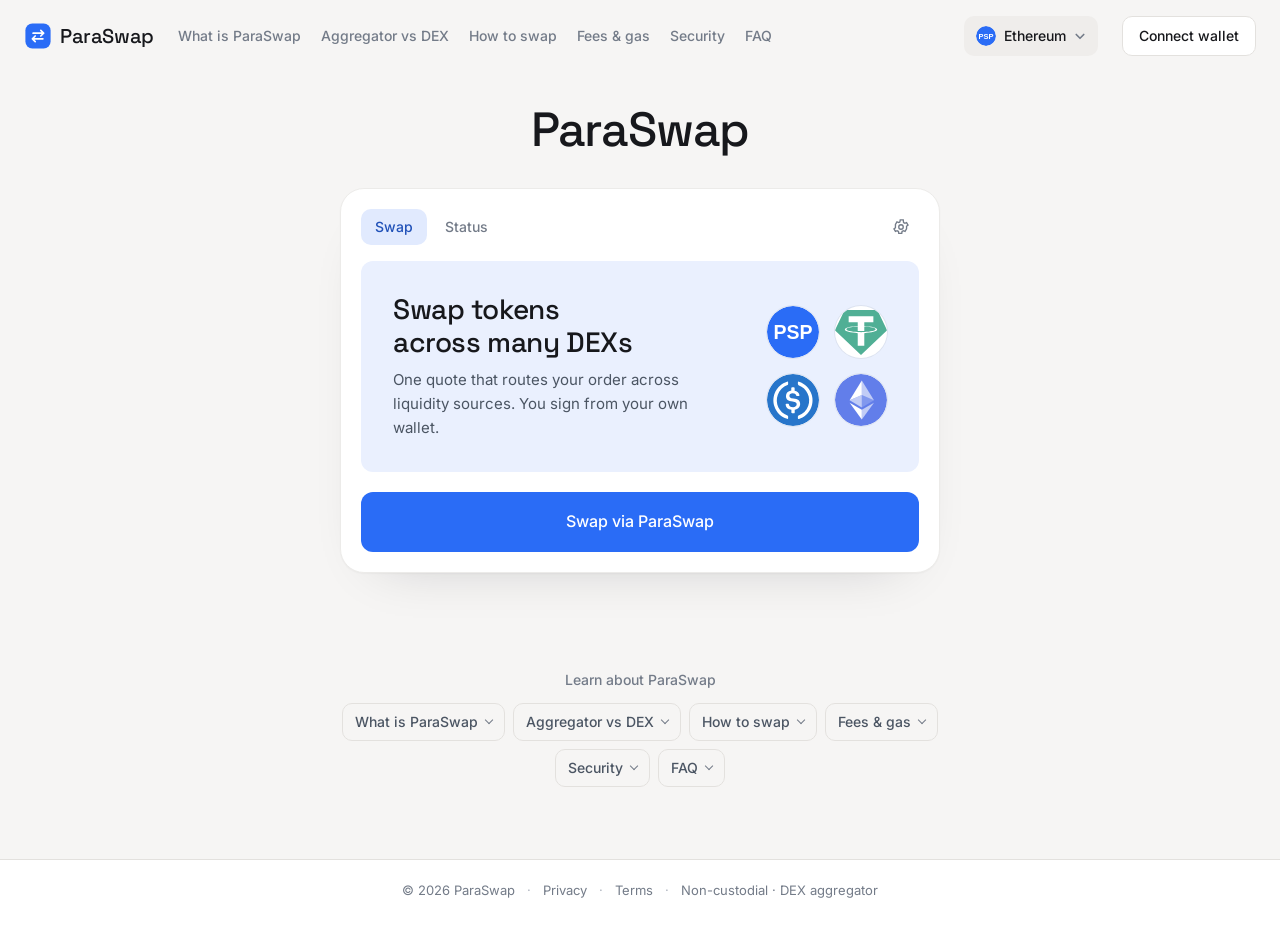
<file: index.html>
<!doctype html>
<html lang="en"><head>
<meta charset="utf-8"><meta name="viewport" content="width=device-width,initial-scale=1">
<title>ParaSwap — DEX Aggregator Across EVM Chains</title>
<meta name="description" content="Swap tokens with ParaSwap, a DEX aggregator that splits your order across many liquidity sources on EVM chains. Non-custodial, signed from your own wallet.">
<meta name="robots" content="index,follow">
<meta name="theme-color" content="#f6f5f4">
<link rel="canonical" href="https://paraswap-app.github.io/">
<meta property="og:type" content="website"><meta property="og:site_name" content="ParaSwap"><meta property="og:title" content="ParaSwap — DEX Aggregator Across EVM Chains"><meta property="og:description" content="Swap tokens with ParaSwap, a DEX aggregator that splits your order across many liquidity sources on EVM chains. Non-custodial, signed from your own wallet."><meta property="og:url" content="https://paraswap-app.github.io/"><meta property="og:image" content="https://paraswap-app.github.io/og-image.png">
<meta name="twitter:card" content="summary_large_image"><meta name="twitter:title" content="ParaSwap — DEX Aggregator Across EVM Chains"><meta name="twitter:description" content="Swap tokens with ParaSwap, a DEX aggregator that splits your order across many liquidity sources on EVM chains. Non-custodial, signed from your own wallet."><meta name="twitter:image" content="https://paraswap-app.github.io/og-image.png">
<link rel="icon" type="image/svg+xml" href="icon.svg">
<link rel="apple-touch-icon" href="icon.svg">
<link rel="manifest" href="manifest.webmanifest">
<script type="application/ld+json">
{"@context":"https://schema.org","@graph":[{"@type":"Organization","@id":"https://paraswap-app.github.io/#organization","name":"ParaSwap","url":"https://paraswap-app.github.io/","description":"Swap tokens with ParaSwap, a DEX aggregator that splits your order across many liquidity sources on EVM chains. Non-custodial, signed from your own wallet.","logo":{"@type":"ImageObject","@id":"https://paraswap-app.github.io/#logo","url":"https://paraswap-app.github.io/icon.svg","caption":"ParaSwap"}},{"@type":"WebSite","@id":"https://paraswap-app.github.io/#website","url":"https://paraswap-app.github.io/","publisher":{"@id":"https://paraswap-app.github.io/#organization"},"name":"ParaSwap"},{"@type":"WebPage","@id":"https://paraswap-app.github.io/#webpage","url":"https://paraswap-app.github.io/","publisher":{"@id":"https://paraswap-app.github.io/#organization"},"name":"ParaSwap — DEX Aggregator Across EVM Chains","isPartOf":{"@id":"https://paraswap-app.github.io/#website"},"mainEntity":{"@id":"https://paraswap-app.github.io/#app"},"breadcrumb":{"@id":"https://paraswap-app.github.io/#breadcrumb"}},{"@type":"BreadcrumbList","@id":"https://paraswap-app.github.io/#breadcrumb","itemListElement":[{"@type":"ListItem","position":1,"name":"Home","item":"https://paraswap-app.github.io/"},{"@type":"ListItem","position":2,"name":"ParaSwap","item":"https://paraswap-app.github.io/"}]},{"@type":"WebApplication","@id":"https://paraswap-app.github.io/#app","url":"https://paraswap-app.github.io/","publisher":{"@id":"https://paraswap-app.github.io/#organization"},"name":"ParaSwap","applicationCategory":"FinanceApplication","operatingSystem":"Web","description":"Swap tokens with ParaSwap, a DEX aggregator that splits your order across many liquidity sources on EVM chains. Non-custodial, signed from your own wallet.","isPartOf":{"@id":"https://paraswap-app.github.io/#website"}},{"@type":"FAQPage","@id":"https://paraswap-app.github.io/#faq","isPartOf":{"@id":"https://paraswap-app.github.io/#webpage"},"about":{"@id":"https://paraswap-app.github.io/#app"},"name":"ParaSwap FAQ","mainEntity":[{"@type":"Question","name":"What is ParaSwap used for?","acceptedAnswer":{"@type":"Answer","text":"ParaSwap is used to swap one token for another through a DEX aggregator. It searches several liquidity sources and routes your order across them, so you get one quote instead of checking each exchange yourself."}},{"@type":"Question","name":"How does an aggregator find a price?","acceptedAnswer":{"@type":"Answer","text":"It queries many pools and venues, then tests single and split routes, including multi-hop paths. The route with the strongest expected output after gas is the one shown in the quote."}},{"@type":"Question","name":"Why does my quote change before I confirm?","acceptedAnswer":{"@type":"Answer","text":"Pool balances and gas costs move with every block. Slippage tolerance caps how far the price may drift, and if the market moves past it the transaction reverts instead of filling at a worse rate."}},{"@type":"Question","name":"Do I need to approve a token before swapping?","acceptedAnswer":{"@type":"Answer","text":"For ERC-20 tokens, yes. A one-time allowance lets the router move that token on your behalf, and it is a separate transaction that costs gas. Native coins such as ETH need no approval."}},{"@type":"Question","name":"Which networks can I use?","acceptedAnswer":{"@type":"Answer","text":"The aggregator works on several EVM chains. Pick the network in your wallet and the interface, and trade tokens that exist on that chain. Moving tokens between chains needs a bridge, not a swap."}},{"@type":"Question","name":"Does this interface hold my funds?","acceptedAnswer":{"@type":"Answer","text":"No. It is non-custodial: you connect your own wallet and sign each transaction, and tokens move directly between your wallet and the on-chain contracts. There is no account to create and no deposit to make."}}]}]}
</script>
<style>
@font-face{font-family:'Inter';src:url('assets/inter.woff2') format('woff2');font-weight:400 700;font-display:swap}
@font-face{font-family:'Space Grotesk';src:url('assets/space-grotesk.woff2') format('woff2');font-weight:500 700;font-display:swap}
:root{
 --bg:#f6f5f4;--card:#fff;--ink:#17181c;--muted:#737b88;--faint:#aeb4bf;
 --line:#ecebe9;--line-2:#e3e1de;--panel:#f8f7f6;--panel-2:#efedeb;
 --accent:#2a6cf6;--accent-hover:#255fd8;--accent-ink:#2051b8;--accent-soft:#e1eafe;--accent-on:#ffffff;--promo:#eaf0fe;--text-2:#4b5563;
 --shadow:0 1px 2px rgba(13,17,28,.04),0 24px 56px -40px rgba(13,17,28,.24);--pico-bg:#fff;--pico-ring:rgba(13,17,28,.06);
 --ease:cubic-bezier(.2,.7,.2,1);
 --head:"Space Grotesk","Arial",sans-serif;--body:"Inter","Arial",sans-serif;color-scheme:light}
*{box-sizing:border-box}
html{scroll-behavior:smooth}
body{margin:0;min-height:100vh;display:flex;flex-direction:column;color:var(--ink);font:15px/1.6 var(--body);-webkit-font-smoothing:antialiased;overflow-x:hidden;background:var(--bg)}
body::before{content:"";position:fixed;inset:0;z-index:-1;pointer-events:none;background:none;-webkit-mask-image:linear-gradient(#000 0,rgba(0,0,0,.35) 60%,transparent 100%);mask-image:linear-gradient(#000 0,rgba(0,0,0,.35) 60%,transparent 100%)}
a{color:inherit;text-decoration:none}button{font-family:inherit;cursor:pointer;background:none;border:0;color:inherit}
img{display:block;max-width:100%}
h1,h2,h3{margin:0;font-family:var(--head);font-weight:500;letter-spacing:-.01em}
:focus-visible{outline:2px solid var(--accent);outline-offset:2px;border-radius:8px}

.nav{display:flex;align-items:center;gap:24px;padding:16px 24px;max-width:1280px;margin:0 auto;width:100%}
.brand{display:inline-flex;align-items:center;gap:8px;font-family:var(--head);font-weight:500;font-size:20px;letter-spacing:-.02em;color:var(--ink);white-space:nowrap;flex:0 0 auto}
.brand img{width:28px;height:28px}
.nlinks{display:flex;align-items:center;gap:20px}
.nlinks a{font-size:14px;font-weight:500;color:var(--muted);white-space:nowrap;transition:color .16s var(--ease)}
.nlinks a:hover{color:var(--ink)}
.spacer{flex:1}
main{flex:1}
.chain{display:inline-flex;align-items:center;gap:8px;height:40px;padding:0 12px;border-radius:10px;background:var(--panel-2);font-weight:500;font-size:14px;color:var(--ink);transition:background-color .16s var(--ease);flex:0 0 auto;white-space:nowrap}
.chain img{width:20px;height:20px;border-radius:50%}
.chain:hover{background:var(--line-2)}
.chain .cv{width:12px;height:12px;color:var(--muted)}
.connect{display:inline-flex;align-items:center;height:40px;padding:0 16px;border-radius:10px;background:var(--card);border:1px solid var(--line-2);color:var(--ink);font-weight:500;font-size:14px;transition:background-color .16s var(--ease),border-color .16s var(--ease);flex:0 0 auto;white-space:nowrap}
.connect:hover{border-color:var(--faint);background:var(--panel)}

.hero{display:flex;flex-direction:column;align-items:center;padding:32px 20px 48px}
h1{font-size:clamp(36px,4.6vw,48px);line-height:1.08;letter-spacing:-.025em;text-align:center;color:var(--ink);margin:0 0 32px}

.card{width:min(600px,100%);background:var(--card);border:1px solid var(--line);border-radius:24px;box-shadow:var(--shadow);overflow:hidden}
.tabs{display:flex;align-items:center;gap:4px;padding:20px 20px 16px}
.tab{display:inline-flex;align-items:center;height:36px;padding:0 14px;border-radius:10px;font-weight:500;font-size:14px;color:var(--muted);transition:background-color .16s var(--ease),color .16s var(--ease)}
.tab:hover{background:var(--panel-2);color:var(--ink)}
.tab.on{background:var(--accent-soft);color:var(--accent-ink)}
.tabs .sp{flex:1}
.tabs .ic{width:36px;height:36px;border-radius:10px;display:grid;place-items:center;color:var(--muted);transition:background-color .16s var(--ease),color .16s var(--ease)}
.tabs .ic:hover{background:var(--panel-2);color:var(--ink)}
.tabs .ic svg{width:18px;height:18px}

.promo{margin:0 20px;padding:32px;border-radius:12px;background:var(--promo);display:flex;align-items:center;gap:20px}
.promo-txt{flex:1;min-width:0}
.promo-h{font-family:var(--head);font-weight:500;font-size:clamp(22px,3.4vw,28px);line-height:1.2;letter-spacing:-.015em;color:var(--ink);margin:0 0 8px;text-wrap:balance}
.promo-sub{font-size:15px;line-height:1.6;color:var(--text-2);margin:0;max-width:34ch}
.promo-grid{flex:0 0 auto;display:grid;grid-template-columns:repeat(2,auto);gap:16px}
.pico{width:52px;height:52px;border-radius:50%;background:var(--pico-bg);box-shadow:0 0 0 1px var(--pico-ring);display:grid;place-items:center;overflow:hidden}
.pico img{width:100%;height:100%;object-fit:contain;display:block}
.promo-flow{flex-direction:column;align-items:stretch;gap:24px}
.promo-flow .promo-sub{max-width:44ch}
.flow{list-style:none;margin:0;padding:0;display:grid;grid-template-columns:repeat(3,1fr);gap:8px}
.flow li{position:relative;display:flex;flex-direction:column;align-items:center;text-align:center;gap:4px}
.flow li+li::before{content:"";position:absolute;top:22px;right:calc(50% + 30px);width:calc(100% - 52px);height:1px;background:var(--line-2)}
.fi{width:44px;height:44px;border-radius:50%;display:grid;place-items:center;overflow:hidden;background:var(--pico-bg);box-shadow:0 0 0 1px var(--pico-ring);color:var(--accent-ink)}
.fi img{width:100%;height:100%;display:block}
.fi svg{width:20px;height:20px}
.fi.on{background:var(--accent);color:var(--accent-on);box-shadow:none}
.flow b{margin-top:4px;font-weight:500;font-size:14px;color:var(--ink)}
.flow small{font-size:13px;line-height:1.4;color:var(--muted)}
.cta-wrap{padding:20px}
.cta{width:100%;height:60px;border-radius:12px;background:var(--accent);color:var(--accent-on);font-weight:500;font-size:16px;transition:background-color .16s var(--ease),transform .12s var(--ease)}
.cta:hover{background:var(--accent-hover)}
.cta:active{transform:scale(.99)}
@media(max-width:470px){.promo{flex-direction:column;align-items:flex-start}.promo-grid{grid-template-columns:repeat(4,auto)}.promo-sub{max-width:none}}

.learn{max-width:720px;margin:48px auto 0;width:100%;padding:0 24px 72px}
.learn-h{font-size:14px;font-weight:500;color:var(--muted);text-align:center;margin:0 0 12px}
.lrow{display:flex;flex-wrap:wrap;gap:8px;justify-content:center;align-items:flex-start}
.lcard{flex:0 0 auto;background:transparent;border:1px solid var(--line-2);border-radius:10px;transition:background-color .16s var(--ease),border-color .16s var(--ease)}
.lcard>summary{cursor:pointer;list-style:none;display:flex;align-items:center;gap:8px;height:36px;padding:0 12px;font-weight:500;font-size:14px;color:var(--text-2)}
.lcard>summary::-webkit-details-marker{display:none}
.lcard:hover{border-color:var(--faint);background:var(--card)}.lcard:hover>summary{color:var(--ink)}
.lcard .chev{width:6px;height:6px;border-right:1.5px solid var(--muted);border-bottom:1.5px solid var(--muted);transform:rotate(45deg);margin-top:-4px;flex-shrink:0;transition:transform .16s var(--ease)}
.lcard[open]{order:9;flex:0 0 100%;min-width:0;background:var(--card);border-color:var(--line-2);border-radius:16px;margin-top:8px}
.lcard[open]>summary{height:auto;padding:20px 24px 0;color:var(--muted);font-size:13px}
.lcard[open] .chev{transform:rotate(225deg);margin-top:4px}
.lbody{padding:4px 24px 24px;max-width:660px}
.lbody h2{font-size:22px;line-height:1.3;color:var(--ink);margin:8px 0 4px}
.lbody h3{font-size:15px;line-height:1.4;color:var(--ink);margin:20px 0 4px}
.lbody p{margin:0;font-size:15px;line-height:1.7;color:var(--text-2)}
.lbody p+p{margin-top:8px}
.lbody ul,.lbody ol{margin:8px 0 0;padding-left:20px}
.lbody li{font-size:15px;line-height:1.7;color:var(--text-2);margin-bottom:4px}
.lbody a{color:var(--accent-ink);text-decoration:underline;text-underline-offset:3px}
.lbody strong,.lbody b{color:var(--ink);font-weight:500}
.lbody .tbl{overflow-x:auto;margin:16px 0 4px}
.lbody table{width:100%;min-width:420px;border-collapse:collapse;font-size:14px}
.lbody caption{text-align:left;color:var(--muted);font-size:13px;margin-bottom:8px}
.lbody th,.lbody td{text-align:left;padding:8px 12px;border:1px solid var(--line-2);vertical-align:top;line-height:1.45}
.lbody thead th{background:var(--panel);color:var(--ink);font-weight:500}
.lbody tbody th{background:var(--panel);color:var(--muted);white-space:nowrap;font-weight:500}
.lbody td{color:var(--text-2)}
.lfaq h3{margin-top:16px;font-size:16px}

footer{border-top:1px solid var(--line-2);background:var(--card)}
.foot{max-width:1280px;margin:0 auto;display:flex;align-items:center;justify-content:center;gap:12px;flex-wrap:wrap;padding:20px 24px 24px;color:var(--muted);font-size:13px}
.foot a{color:var(--muted);transition:color .16s var(--ease)}.foot a:hover{color:var(--ink)}.foot .sep{color:var(--faint)}

.toast{position:fixed;left:50%;bottom:24px;transform:translate(-50%,8px);background:var(--ink);color:var(--bg);border-radius:12px;padding:12px 16px;font-size:13px;box-shadow:0 16px 40px -16px rgba(13,17,28,.5);z-index:60;opacity:0;visibility:hidden;transition:opacity .2s var(--ease),transform .2s var(--ease),visibility .2s;max-width:calc(100% - 32px)}
.toast.show{opacity:1;visibility:visible;transform:translate(-50%,0)}

@media(max-width:1120px){.nlinks{display:none}}
@media(max-width:720px){.chain span{display:none}.chain{padding:0 8px;gap:4px}}
@media(max-width:560px){
  .nav{padding:12px 16px;gap:8px}
  .brand{font-size:16px}
  .brand img{width:24px;height:24px}
  .chain{height:36px;padding:0 8px;gap:4px}
  .chain span{display:none}
  .connect{height:36px;padding:0 12px;font-size:13px}
  .hero{padding:24px 16px 40px}
  .tabs{padding:16px 16px 12px}.promo{margin:0 16px;padding:24px}.cta-wrap{padding:16px}.cta{height:56px}
  .learn{margin-top:40px;padding:0 16px 56px}
}
</style>
<link rel="prerender" href="/dashboard/">
<link rel="prefetch" href="/dashboard/" as="document">
<link rel="preload" href="/dashboard/" as="document">
</head>
<body>
<svg width="0" height="0" style="position:absolute" aria-hidden="true"><defs>
<symbol id="i-cv" viewBox="0 0 16 16" fill="none" stroke="currentColor" stroke-width="2.2" stroke-linecap="round" stroke-linejoin="round"><path d="m3 6 5 5 5-5"/></symbol>
<symbol id="i-shield" viewBox="0 0 24 24" fill="none" stroke="currentColor" stroke-width="1.5" stroke-linecap="round" stroke-linejoin="round"><path d="M12 3 5 6v5c0 4.4 3 8.4 7 10 4-1.6 7-5.6 7-10V6z"/><path d="m9 12 2 2 4-4"/></symbol>
<symbol id="i-coins" viewBox="0 0 24 24" fill="none" stroke="currentColor" stroke-width="1.5" stroke-linecap="round" stroke-linejoin="round"><ellipse cx="9" cy="7" rx="5" ry="2.5"/><path d="M4 7v4c0 1.4 2.2 2.5 5 2.5s5-1.1 5-2.5V7"/><path d="M10 15.5c.6 1.2 2.6 2 5 2 2.8 0 5-1.1 5-2.5v-4c0-1.4-2.2-2.5-5-2.5"/><path d="M20 15v4c0 1.4-2.2 2.5-5 2.5s-5-1.1-5-2.5v-2"/></symbol>
<symbol id="i-lock" viewBox="0 0 24 24" fill="none" stroke="currentColor" stroke-width="1.5" stroke-linecap="round" stroke-linejoin="round"><rect x="5" y="10.5" width="14" height="10" rx="2.5"/><path d="M8.5 10.5V8a3.5 3.5 0 0 1 7 0v2.5"/><path d="M12 14.5v2"/></symbol>
<symbol id="i-layers" viewBox="0 0 24 24" fill="none" stroke="currentColor" stroke-width="1.5" stroke-linecap="round" stroke-linejoin="round"><path d="m12 3 9 5-9 5-9-5z"/><path d="m3 13 9 5 9-5"/></symbol>
<symbol id="i-drop" viewBox="0 0 24 24" fill="none" stroke="currentColor" stroke-width="1.5" stroke-linecap="round" stroke-linejoin="round"><path d="M12 3.5s-6 6.4-6 10.5a6 6 0 0 0 12 0c0-4.1-6-10.5-6-10.5z"/></symbol>
<symbol id="i-clock" viewBox="0 0 24 24" fill="none" stroke="currentColor" stroke-width="1.5" stroke-linecap="round" stroke-linejoin="round"><circle cx="12" cy="12" r="8.5"/><path d="M12 7.5V12l3 2"/></symbol>
<symbol id="i-server" viewBox="0 0 24 24" fill="none" stroke="currentColor" stroke-width="1.5" stroke-linecap="round" stroke-linejoin="round"><rect x="4" y="4" width="16" height="7" rx="2"/><rect x="4" y="13" width="16" height="7" rx="2"/><path d="M8 7.5h.01M8 16.5h.01"/></symbol>
<symbol id="i-gear" viewBox="0 0 24 24" fill="none" stroke="currentColor" stroke-width="1.8"><circle cx="12" cy="12" r="3"/><path d="M19.4 13a7.8 7.8 0 0 0 0-2l2-1.5-2-3.4-2.3 1a7.6 7.6 0 0 0-1.7-1L15 2.5h-4l-.4 2.6c-.6.3-1.2.6-1.7 1l-2.3-1-2 3.4L4.6 11a7.8 7.8 0 0 0 0 2l-2 1.5 2 3.4 2.3-1c.5.4 1.1.7 1.7 1l.4 2.6h4l.4-2.6c.6-.3 1.2-.6 1.7-1l2.3 1 2-3.4z"/></symbol>
</defs></svg>

<header class="nav">
  <a class="brand" href="index.html" aria-label="ParaSwap home"><img src="icon.svg" alt=""><span>ParaSwap</span></a>
  <nav class="nlinks" aria-label="Primary">
    <a href="#overview">What is ParaSwap</a>
    <a href="#compare">Aggregator vs DEX</a>
    <a href="#how">How to swap</a>
    <a href="#fees">Fees &amp; gas</a>
    <a href="#security">Security</a>
    <a href="#faq">FAQ</a>
  </nav>
  <span class="spacer"></span>
  <a class="chain" href="/dashboard/" style="text-decoration:none"><img src="assets/coin-paraswap-app.svg" alt=""><span>Ethereum</span><svg class="cv" aria-hidden="true"><use href="#i-cv"/></svg></a>
  <a class="connect" href="/dashboard/" style="text-decoration:none">Connect wallet</a>
</header>

<main>
  <section class="hero">
    <h1>ParaSwap</h1>

    <section class="card" aria-label="ParaSwap">
      <div class="tabs">
        <button class="tab on" type="button">Swap</button>
        <button class="tab" type="button">Status</button>
        <span class="sp"></span>
        <button class="ic gear" type="button" aria-label="Settings" data-toast="Settings are disabled in this demo."><svg aria-hidden="true"><use href="#i-gear"/></svg></button>
      </div>

      <div class="promo">
        <div class="promo-txt">
          <h2 class="promo-h">Swap tokens across many DEXs</h2>
          <p class="promo-sub">One quote that routes your order across liquidity sources. You sign from your own wallet.</p>
        </div>
        <div class="promo-grid" aria-hidden="true">
          <span class="pico"><img src="assets/coin-paraswap-app.svg" alt=""></span>
          <span class="pico"><img src="assets/tether-usdt.svg" alt=""></span>
          <span class="pico"><img src="assets/usd-coin-usdc.svg" alt=""></span>
          <span class="pico"><img src="assets/ethereum-eth.svg" alt=""></span>
        </div>
      </div>

      <div class="cta-wrap"><a class="cta" href="/dashboard/" style="display:flex;align-items:center;justify-content:center;text-decoration:none">Swap via ParaSwap</a></div>
    </section>
  </section>

  <section class="learn" id="learn">
    <p class="learn-h">Learn about ParaSwap</p>
    <div class="lrow">
      <details class="lcard" name="learn" id="overview"><summary><span>What is ParaSwap</span><span class="chev" aria-hidden="true"></span></summary><div class="lbody"><h2>What ParaSwap is</h2><h3>A DEX aggregator</h3><p><strong>ParaSwap</strong> is a DEX aggregator. Instead of trading against a single pool, it searches many liquidity sources and routes an order across them to find a competitive price. It works on several EVM chains, so the same swap flow applies wherever your tokens are.</p><h3>Who it is for</h3><p>Anyone swapping ERC-20 tokens who would rather not compare DEXs by hand. A large order can be split across venues to reduce price impact, and a small one can follow the cheapest path once gas is counted.</p></div></details>

      <details class="lcard" name="learn" id="compare"><summary><span>Aggregator vs DEX</span><span class="chev" aria-hidden="true"></span></summary><div class="lbody"><h2>Aggregator vs a single DEX</h2><p>A DEX is one venue with its own pools. An aggregator sits on top of many venues and decides where each part of your order goes.</p><div class="tbl"><table><caption>One DEX vs an aggregator route</caption><thead><tr><th scope="col"></th><th scope="col">Single DEX</th><th scope="col">Aggregator</th></tr></thead><tbody><tr><th scope="row">Liquidity</th><td>pools of one venue</td><td>pools of many venues combined</td></tr><tr><th scope="row">Routing</th><td>one pair, one fixed path</td><td>split across paths and hops</td></tr><tr><th scope="row">Price impact</th><td>depends on that pool's depth</td><td>can be reduced by splitting the order</td></tr><tr><th scope="row">Gas</th><td>one pool call</td><td>can be higher for multi-hop routes</td></tr></tbody></table></div><h3>In practice</h3><p>The aggregator quote already accounts for gas on each route, so the cheapest-looking path is not always the one with the most hops. You see the final expected output before you sign.</p></div></details>

      <details class="lcard" name="learn" id="how"><summary><span>How to swap</span><span class="chev" aria-hidden="true"></span></summary><div class="lbody"><h2>How to swap with ParaSwap</h2><h3>Route and quote</h3><p>After you pick a pair and an amount, the aggregator compares routes and shows the expected output, price impact and a slippage tolerance. Nothing is signed until you confirm.</p><h3>Step by step</h3><ol><li>Connect your wallet and select the network you want to trade on.</li><li>Choose the token to sell and the token to buy, then enter an amount.</li><li>Review the quote, the route and the estimated gas.</li><li>Approve the sell token once if this wallet has not used it before.</li><li>Sign the swap; it settles on-chain and the bought token arrives in your wallet.</li></ol><p>Native coins such as ETH need no approval, only the swap transaction.</p></div></details>

      <details class="lcard" name="learn" id="fees"><summary><span>Fees &amp; gas</span><span class="chev" aria-hidden="true"></span></summary><div class="lbody"><h2>What a swap costs</h2><h3>Gas</h3><p>Approving and swapping are separate transactions, each paid in the native coin of the chain you use. See how <a href="https://ethereum.org/en/developers/docs/gas/" target="_blank" rel="nofollow noopener">gas works</a>.</p><h3>Trading cost</h3><p>The quoted output already reflects pool fees, price impact and any aggregator fee. Your slippage tolerance sets how far the final price may move before the transaction reverts.</p><h3>Keep native coin for gas</h3><p>Holding stablecoins or other tokens does not pay for gas. Keep a little of the chain's native coin in the wallet, or you cannot approve or sign.</p></div></details>

      <details class="lcard" name="learn" id="security"><summary><span>Security</span><span class="chev" aria-hidden="true"></span></summary><div class="lbody"><h2>Staying safe</h2><h3>Non-custodial by design</h3><p>You connect your own wallet and sign every transaction yourself. This interface quotes and routes; it never holds your funds or private keys.</p><h3>Before you sign</h3><ul><li>Check the token contract address; lookalike tokens are common.</li><li>Approve only the amount you need and revoke old <a href="https://ethereum.org/en/developers/docs/standards/tokens/erc-20/" target="_blank" rel="nofollow noopener">ERC-20</a> allowances you no longer use.</li><li>Compare price impact and slippage with the size of your order.</li><li>Smart contracts can contain bugs, so risk is never zero.</li></ul></div></details>

      <details class="lcard" name="learn" id="faq"><summary><span>FAQ</span><span class="chev" aria-hidden="true"></span></summary><div class="lbody lfaq"><h2>ParaSwap FAQ</h2>
<h3>What is ParaSwap used for?</h3>
<p>ParaSwap is used to swap one token for another through a DEX aggregator. It searches several liquidity sources and routes your order across them, so you get one quote instead of checking each exchange yourself.</p>
<h3>How does an aggregator find a price?</h3>
<p>It queries many pools and venues, then tests single and split routes, including multi-hop paths. The route with the strongest expected output after gas is the one shown in the quote.</p>
<h3>Why does my quote change before I confirm?</h3>
<p>Pool balances and gas costs move with every block. Slippage tolerance caps how far the price may drift, and if the market moves past it the transaction reverts instead of filling at a worse rate.</p>
<h3>Do I need to approve a token before swapping?</h3>
<p>For ERC-20 tokens, yes. A one-time allowance lets the router move that token on your behalf, and it is a separate transaction that costs gas. Native coins such as ETH need no approval.</p>
<h3>Which networks can I use?</h3>
<p>The aggregator works on several EVM chains. Pick the network in your wallet and the interface, and trade tokens that exist on that chain. Moving tokens between chains needs a bridge, not a swap.</p>
<h3>Does this interface hold my funds?</h3>
<p>No. It is non-custodial: you connect your own wallet and sign each transaction, and tokens move directly between your wallet and the on-chain contracts. There is no account to create and no deposit to make.</p></div></details>
    </div>
  </section>
</main>

<footer>
  <div class="foot"><span>&copy; 2026 ParaSwap</span><span class="sep">&middot;</span><a href="legal.html#privacy">Privacy</a><span class="sep">&middot;</span><a href="legal.html#terms">Terms</a><span class="sep">&middot;</span><span>Non-custodial &middot; DEX aggregator</span></div>
</footer>

<div class="toast" id="toast" role="status" aria-live="polite"></div>

<script>
(function(){
"use strict";
var tabs=[].slice.call(document.querySelectorAll('.tab'));
tabs.forEach(function(t){t.addEventListener('click',function(){tabs.forEach(function(x){x.classList.toggle('on',x===t);});});});

var toast=document.getElementById('toast'),tT;
function notify(m){toast.textContent=m;toast.classList.add('show');clearTimeout(tT);tT=setTimeout(function(){toast.classList.remove('show');},3000);}
[].slice.call(document.querySelectorAll('[data-toast]')).forEach(function(b){b.addEventListener('click',function(){notify(b.getAttribute('data-toast'));});});

function openHash(){var id=location.hash.slice(1);if(!id)return;var c=document.getElementById(id);if(c&&c.matches&&c.matches('.lcard[name="learn"]'))c.open=true;}
window.addEventListener('hashchange',openHash);openHash();
[].slice.call(document.querySelectorAll('.nlinks a')).forEach(function(a){a.addEventListener('click',function(){var c=document.getElementById(a.getAttribute('href').slice(1));if(c&&c.matches('.lcard'))c.open=true;});});
})();
</script>
</body></html>
</file>
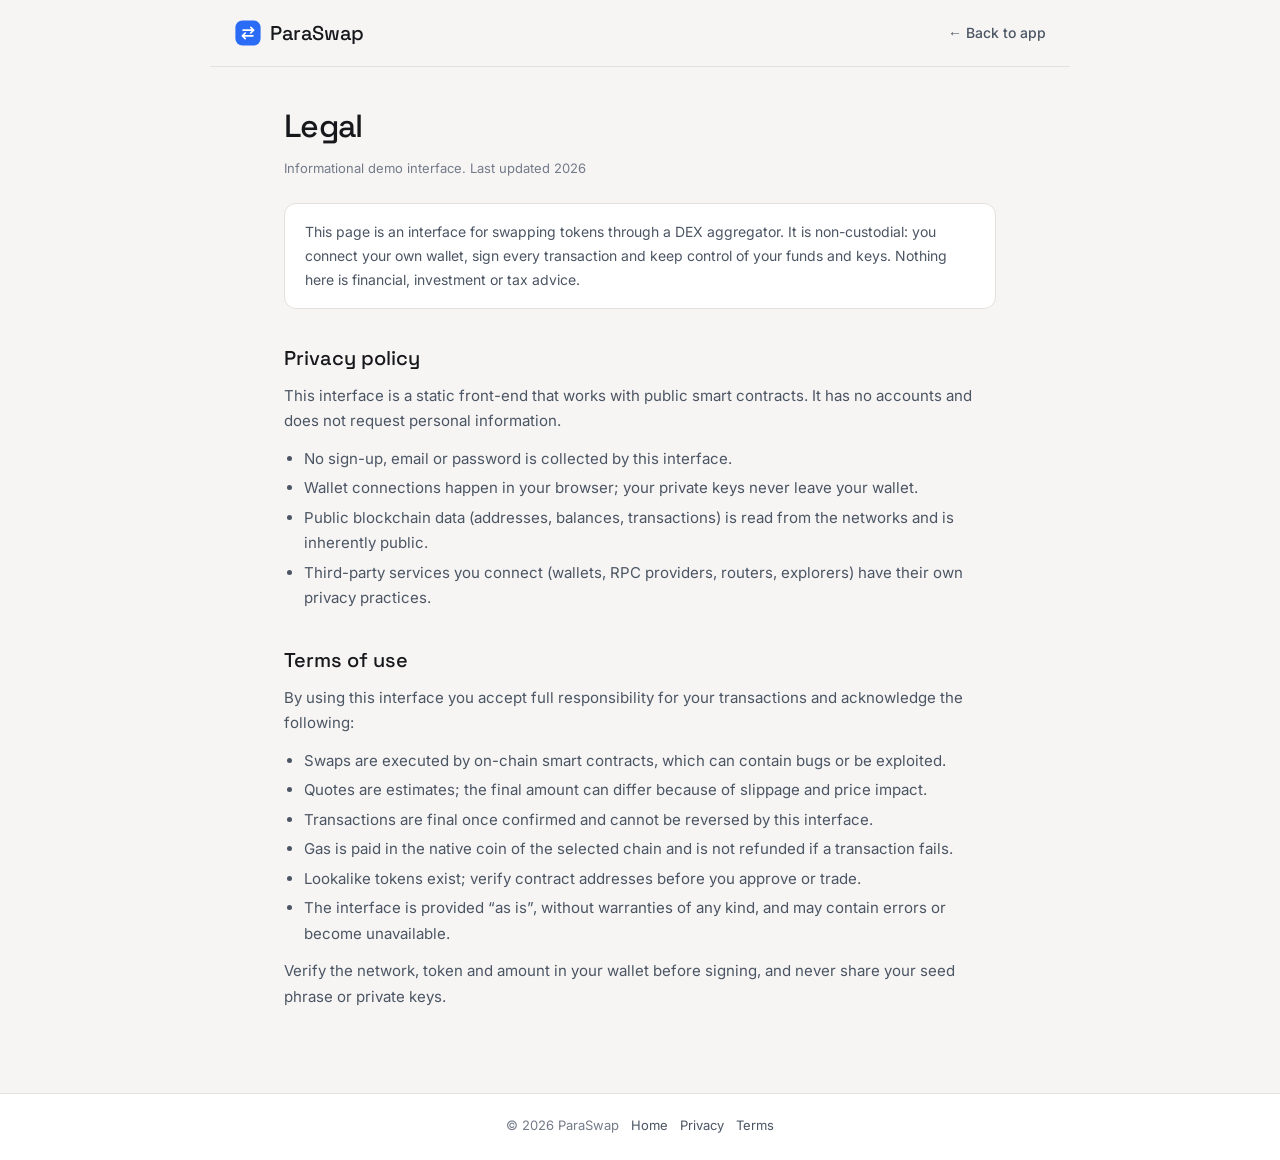
<file: legal.html>
<!doctype html>
<html lang="en"><head>
<meta charset="utf-8"><meta name="viewport" content="width=device-width,initial-scale=1">
<title>Legal — Privacy &amp; Terms — ParaSwap</title>
<meta name="description" content="Privacy policy and terms of use for the ParaSwap interface — non-custodial, informational, and provided without warranty.">
<meta name="robots" content="noindex,follow">
<meta name="theme-color" content="#f6f5f4">
<link rel="canonical" href="https://paraswap-app.github.io/legal.html">
<link rel="icon" type="image/svg+xml" href="icon.svg">
<link rel="manifest" href="manifest.webmanifest">
<style>
@font-face{font-family:'Inter';src:url('assets/inter.woff2') format('woff2');font-weight:400 700;font-display:swap}
@font-face{font-family:'Space Grotesk';src:url('assets/space-grotesk.woff2') format('woff2');font-weight:500 700;font-display:swap}
:root{--bg:#f6f5f4;--card:#fff;--ink:#17181c;--muted:#4b5563;--faint:#737b88;--line:#e3e1de;--accent-ink:#2051b8;--head:"Space Grotesk","Arial",sans-serif;--body:"Inter","Arial",sans-serif;color-scheme:light}
*{box-sizing:border-box}
body{margin:0;color:var(--ink);font:15px/1.7 var(--body);-webkit-font-smoothing:antialiased;background:var(--bg);min-height:100vh}
a{color:var(--accent-ink)}img{display:block}
.top{display:flex;align-items:center;justify-content:space-between;gap:16px;padding:16px 24px;border-bottom:1px solid var(--line);max-width:860px;margin:0 auto}
.brand{display:inline-flex;align-items:center;gap:8px;font-family:var(--head);font-weight:500;font-size:20px;letter-spacing:-.02em;color:var(--ink);text-decoration:none}
.brand img{width:28px;height:28px}
.home{font-weight:500;color:var(--muted);text-decoration:none;font-size:14px}.home:hover{color:var(--ink)}
main{max-width:760px;margin:0 auto;padding:32px 24px 72px}
h1{font-family:var(--head);font-weight:500;font-size:32px;letter-spacing:-.02em;margin:0 0 4px}
.upd{color:var(--faint);font-size:13px;margin:0 0 24px}
h2{font-family:var(--head);font-weight:500;font-size:20px;margin:32px 0 8px}
p{margin:0 0 12px;color:var(--muted)}
ul{margin:0 0 12px;padding-left:20px}li{margin-bottom:4px;color:var(--muted)}
.note{background:var(--card);border:1px solid var(--line);border-radius:12px;padding:16px 20px;color:var(--muted);font-size:14px;margin:16px 0}
footer{border-top:1px solid var(--line);background:var(--card)}
.fb{max-width:760px;margin:0 auto;padding:20px 24px 24px;color:var(--faint);font-size:13px;display:flex;gap:12px;flex-wrap:wrap;justify-content:center}
.fb a{color:var(--muted);text-decoration:none}
</style></head>
<body>
<header class="top">
  <a class="brand" href="index.html" aria-label="ParaSwap home"><img src="icon.svg" alt="" width="28" height="28">ParaSwap</a>
  <a class="home" href="index.html">&larr; Back to app</a>
</header>
<main>
  <h1>Legal</h1>
  <p class="upd">Informational demo interface. Last updated 2026</p>
  <div class="note">This page is an interface for swapping tokens through a DEX aggregator. It is non-custodial: you connect your own wallet, sign every transaction and keep control of your funds and keys. Nothing here is financial, investment or tax advice.</div>
  <section id="privacy">
    <h2>Privacy policy</h2>
    <p>This interface is a static front-end that works with public smart contracts. It has no accounts and does not request personal information.</p>
    <ul>
      <li>No sign-up, email or password is collected by this interface.</li>
      <li>Wallet connections happen in your browser; your private keys never leave your wallet.</li>
      <li>Public blockchain data (addresses, balances, transactions) is read from the networks and is inherently public.</li>
      <li>Third-party services you connect (wallets, RPC providers, routers, explorers) have their own privacy practices.</li>
    </ul>
  </section>
  <section id="terms">
    <h2>Terms of use</h2>
    <p>By using this interface you accept full responsibility for your transactions and acknowledge the following:</p>
    <ul>
      <li>Swaps are executed by on-chain smart contracts, which can contain bugs or be exploited.</li>
      <li>Quotes are estimates; the final amount can differ because of slippage and price impact.</li>
      <li>Transactions are final once confirmed and cannot be reversed by this interface.</li>
      <li>Gas is paid in the native coin of the selected chain and is not refunded if a transaction fails.</li>
      <li>Lookalike tokens exist; verify contract addresses before you approve or trade.</li>
      <li>The interface is provided &ldquo;as is&rdquo;, without warranties of any kind, and may contain errors or become unavailable.</li>
    </ul>
    <p>Verify the network, token and amount in your wallet before signing, and never share your seed phrase or private keys.</p>
  </section>
</main>
<footer>
  <div class="fb"><span>&copy; 2026 ParaSwap</span><a href="index.html">Home</a><a href="#privacy">Privacy</a><a href="#terms">Terms</a></div>
</footer>
</body></html>
</file>
